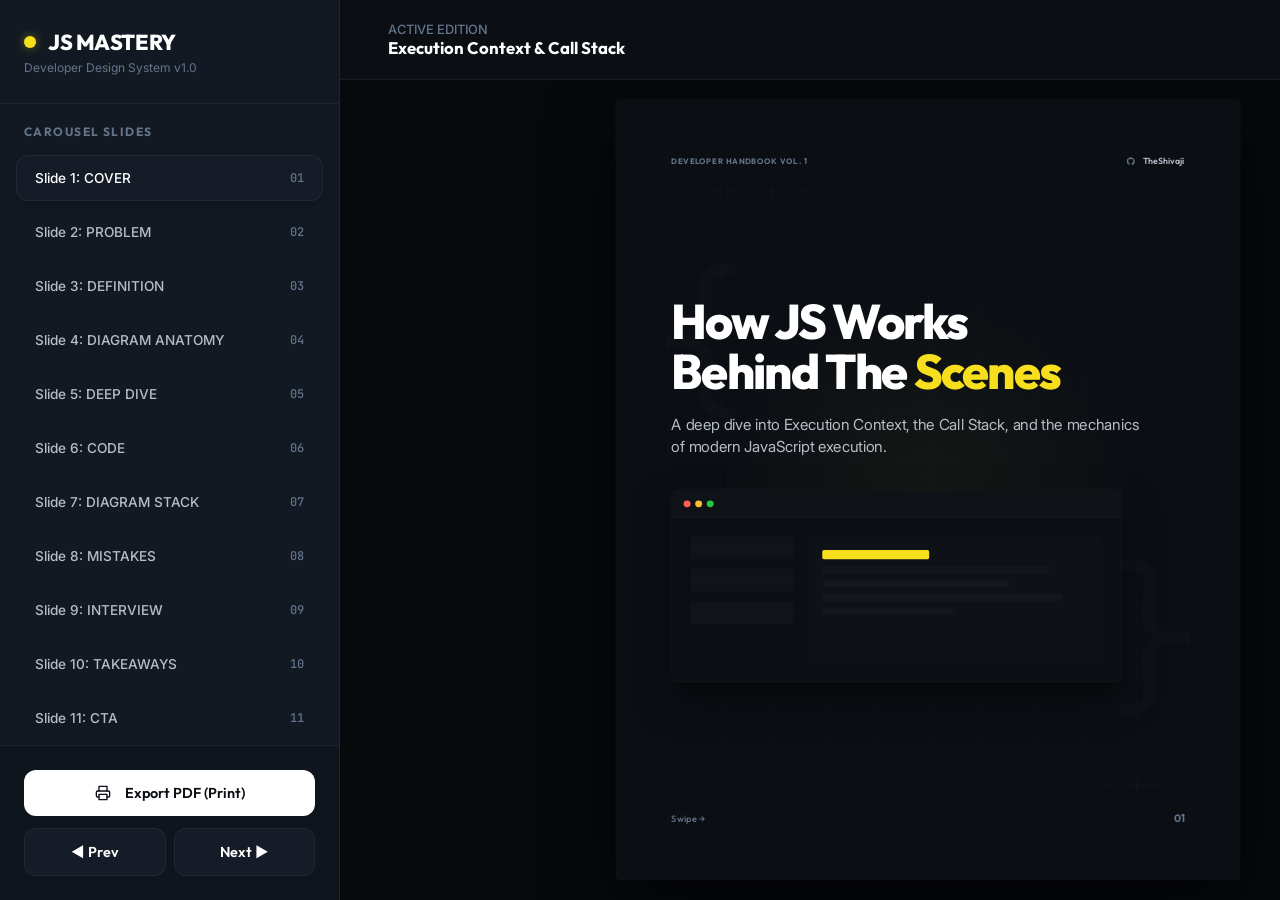
<file: carousel-generator/index.html>
<!DOCTYPE html>
<html lang="en">
<head>
  <meta charset="UTF-8">
  <meta name="viewport" content="width=device-width, initial-scale=1.0">
  <title>JS Mastery - Premium LinkedIn Carousel Builder</title>
  <link rel="stylesheet" href="theme.css?v=12">
</head>
<body>
  <!-- Annotation Arrow Defs -->
  <svg style="position: absolute; width: 0; height: 0;" aria-hidden="true">
    <defs>
      <marker id="arrow-head" viewBox="0 0 10 10" refX="5" refY="5" markerWidth="6" markerHeight="6" orient="auto-start-reverse">
        <path d="M 0 0 L 10 5 L 0 10 z" fill="#FFFFFF" />
      </marker>
      <marker id="arrow-head-yellow" viewBox="0 0 10 10" refX="5" refY="5" markerWidth="6" markerHeight="6" orient="auto-start-reverse">
        <path d="M 0 0 L 10 5 L 0 10 z" fill="var(--accent-yellow)" />
      </marker>
    </defs>
  </svg>

  <div class="app-layout">
    
    <!-- Sidebar Controls -->
    <aside class="app-sidebar no-print">
      <div class="sidebar-header">
        <div class="brand-title">
          <div class="brand-dot"></div>
          <span>JS MASTERY</span>
        </div>
        <p style="font-size: 0.75rem; color: var(--text-muted); margin-top: 4px;">Developer Design System v1.0</p>
      </div>
      
      <div class="sidebar-content">
        <h3 class="sidebar-title">Carousel Slides</h3>
        <ul class="slide-nav-list" id="slide-nav-list">
          <!-- Dynamically inserted list items -->
        </ul>
      </div>
      
      <div class="sidebar-footer">
        <button class="btn btn-primary" id="btn-print">
          <svg width="16" height="16" viewBox="0 0 24 24" fill="none" stroke="currentColor" stroke-width="2" stroke-linecap="round" stroke-linejoin="round" style="margin-right: 4px;"><path d="M6 9V2h12v7"></path><path d="M6 18H4a2 2 0 0 1-2-2v-5a2 2 0 0 1 2-2h16a2 2 0 0 1 2 2v5a2 2 0 0 1-2 2h-2"></path><rect x="6" y="14" width="12" height="8"></rect></svg>
          Export PDF (Print)
        </button>
        
        <div style="display: flex; gap: 8px; margin-top: 12px;">
          <button class="btn" id="btn-prev" style="flex: 1;" title="Previous Slide (Left Arrow)">◀ Prev</button>
          <button class="btn" id="btn-next" style="flex: 1;" title="Next Slide (Right Arrow)">Next ▶</button>
        </div>
      </div>
    </aside>
    
    <!-- Workspace Area -->
    <main class="app-workspace">
      <header class="workspace-header no-print">
        <div style="display: flex; flex-direction: column;">
          <span style="font-size: 0.8rem; color: var(--text-muted); font-weight: 500;">ACTIVE EDITION</span>
          <span style="font-family: var(--font-heading); font-size: 1.05rem; font-weight: 700; color: var(--text-primary);">Execution Context & Call Stack</span>
        </div>
        
        <div class="view-controls">
          <label class="toggle-switch">
            <input type="checkbox" class="toggle-input" id="toggle-grid">
            <span class="toggle-slider"></span>
            <span>Grid Overlay</span>
          </label>
        </div>
      </header>
      
      <!-- Interactive Preview Sandbox -->
      <div class="preview-container">
        <div class="viewport-sandbox">
          
          <!-- Slide Rendering Target -->
          <div class="slides-container" id="slides-container">
            <!-- Dynamically populated from JS -->
          </div>
          
          <!-- Layout Grid & Safe Margins Box -->
          <div class="safety-overlay" id="safety-overlay">
            <div class="grid-cols-12">
              <div class="grid-col-guide"></div>
              <div class="grid-col-guide"></div>
              <div class="grid-col-guide"></div>
              <div class="grid-col-guide"></div>
              <div class="grid-col-guide"></div>
              <div class="grid-col-guide"></div>
              <div class="grid-col-guide"></div>
              <div class="grid-col-guide"></div>
              <div class="grid-col-guide"></div>
              <div class="grid-col-guide"></div>
              <div class="grid-col-guide"></div>
              <div class="grid-col-guide"></div>
            </div>
            <div class="safety-margin-box"></div>
          </div>
          
        </div>
      </div>
    </main>
  </div>

  <!-- Print Layout Wrapper (Only Visible During Print window.print()) -->
  <div class="print-layout-wrapper" id="print-layout-wrapper">
    <!-- Duplicate or fallback slides printed here natively -->
  </div>

  <script src="slides.js?v=12"></script>
  <script src="previewer.js?v=12"></script>
</body>
</html>
</file>
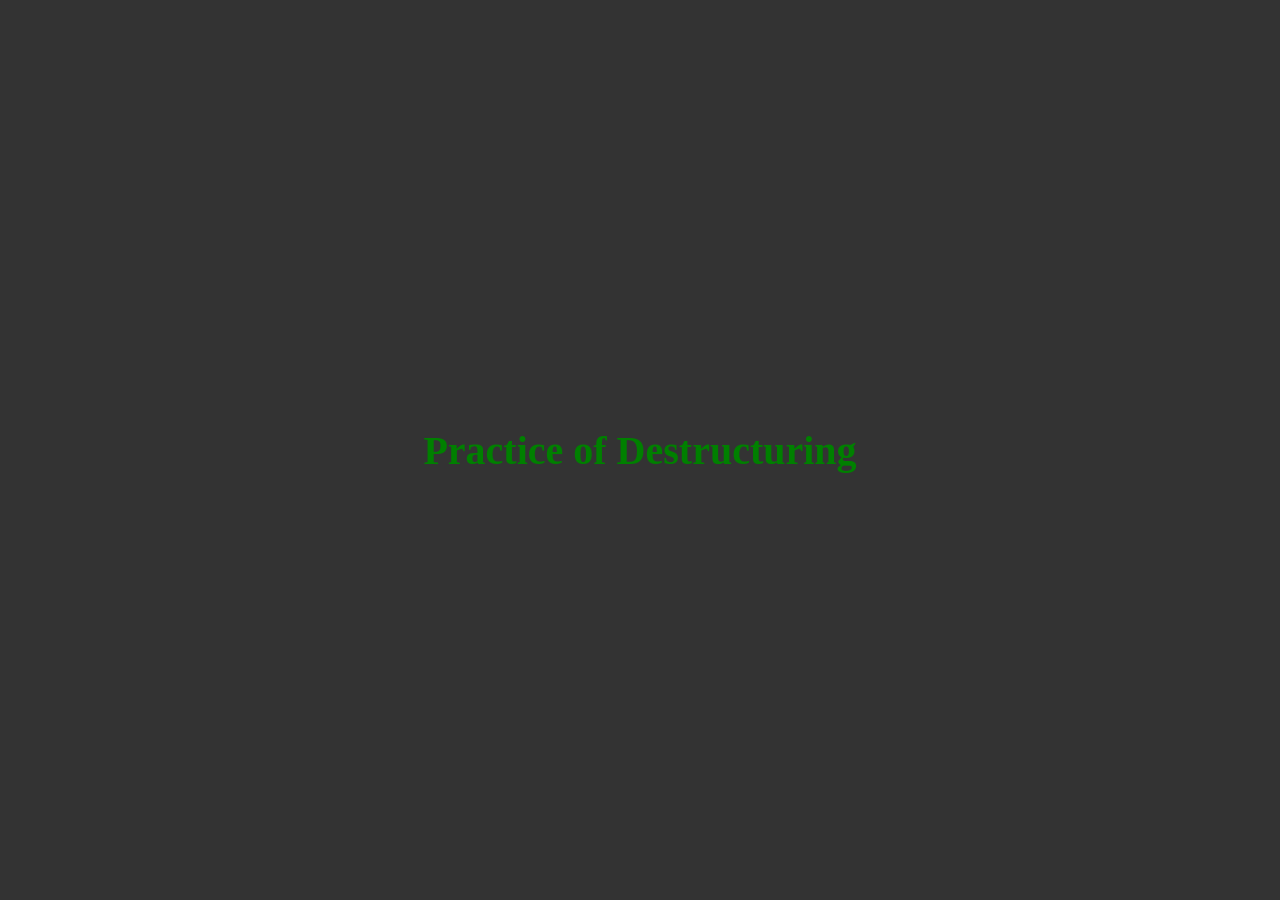
<file: Day-10-Data-Structures-Moderns-Operators-And-String/index.html>
<!DOCTYPE html>
<html lang="en">

<head>
  <meta charset="UTF-8">
  <meta name="viewport" content="width=device-width, initial-scale=1.0">
  <title>Document</title>
</head>
<style>
    body {
    display: flex;
    justify-content: center;
    align-items: center;
    min-height: 100vh;
    margin: 0;
    background-color: #333;
  }
  h1 {
    color: green;
    font-size: 2.5rem;
  }
</style>

<body>
  <h1>Practice of Destructuring</h1>
  <script src="main.js"></script>
</body>

</html>
</file>
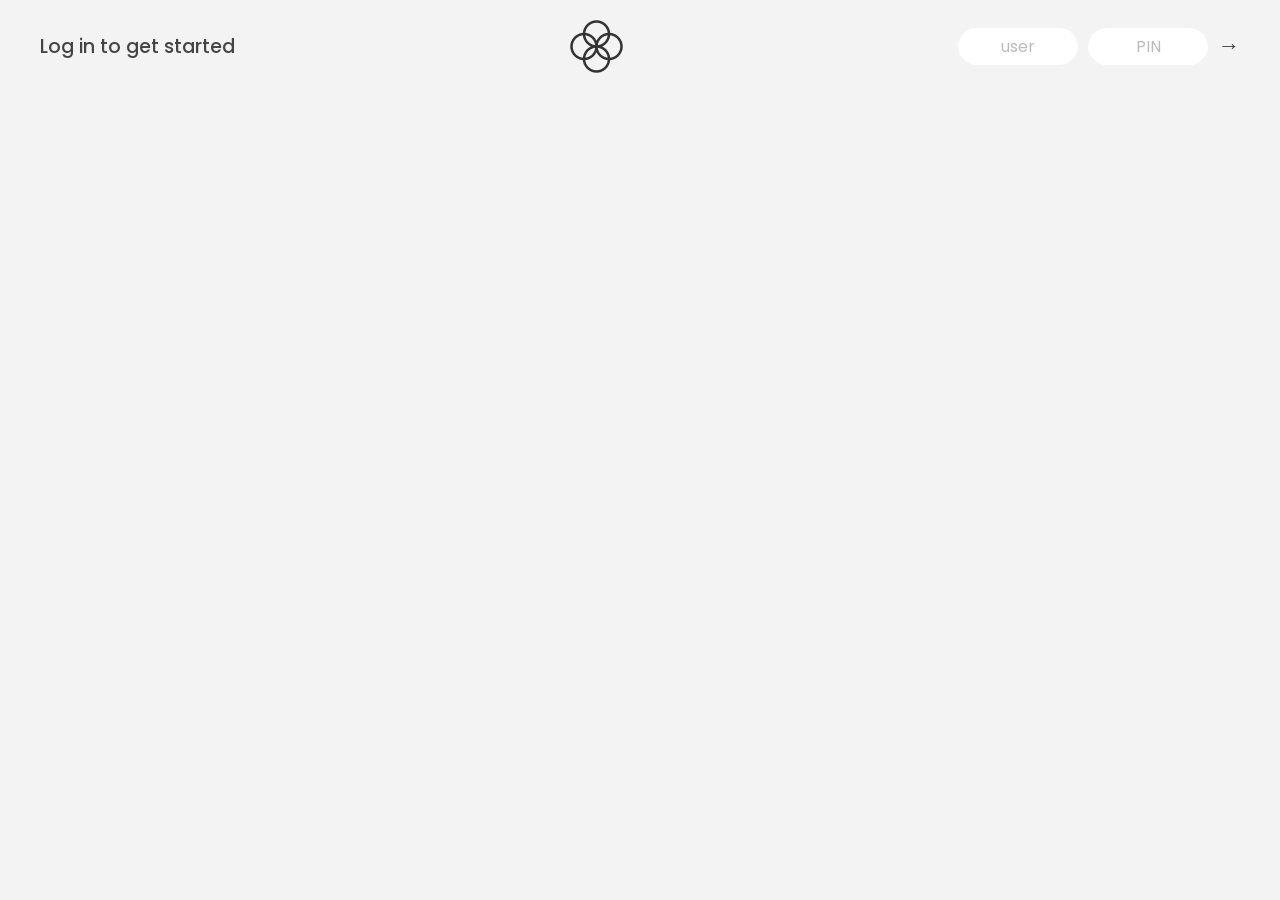
<file: Day-12-Arrays-Bankist/index.html>
<!DOCTYPE html>
<html lang="en">
  <head>
    <meta charset="UTF-8" />
    <meta name="viewport" content="width=device-width, initial-scale=1.0" />
    <meta http-equiv="X-UA-Compatible" content="ie=edge" />
    <link rel="shortcut icon" type="image/png" href="/icon.png" />

    <link
      href="https://fonts.googleapis.com/css?family=Poppins:400,500,600&display=swap"
      rel="stylesheet"
    />

    <link rel="stylesheet" href="style.css" />
    <title>Bankist</title>
  </head>
  <body>
    <!-- TOP NAVIGATION -->
    <nav>
      <p class="welcome">Log in to get started</p>
      <img src="logo.png" alt="Logo" class="logo" />
      <form class="login">
        <input
          type="text"
          placeholder="user"
          class="login__input login__input--user"
        />
        <!-- In practice, use type="password" -->
        <input
          type="text"
          placeholder="PIN"
          maxlength="4"
          class="login__input login__input--pin"
        />
        <button class="login__btn">&rarr;</button>
      </form>
    </nav>

    <main class="app">
      <!-- BALANCE -->
      <div class="balance">
        <div>
          <p class="balance__label">Current balance</p>
          <p class="balance__date">
            As of <span class="date">05/03/2037</span>
          </p>
        </div>
        <p class="balance__value">0000€</p>
      </div>

      <!-- MOVEMENTS -->
      <div class="movements">
        <div class="movements__row">
          <div class="movements__type movements__type--deposit">2 deposit</div>
          <div class="movements__date">3 days ago</div>
          <div class="movements__value">4 000€</div>
        </div>
        <div class="movements__row">
          <div class="movements__type movements__type--withdrawal">
            1 withdrawal
          </div>
          <div class="movements__date">24/01/2037</div>
          <div class="movements__value">-378€</div>
        </div>
      </div>

      <!-- SUMMARY -->
      <div class="summary">
        <p class="summary__label">In</p>
        <p class="summary__value summary__value--in">0000€</p>
        <p class="summary__label">Out</p>
        <p class="summary__value summary__value--out">0000€</p>
        <p class="summary__label">Interest</p>
        <p class="summary__value summary__value--interest">0000€</p>
        <button class="btn--sort">&downarrow; SORT</button>
      </div>

      <!-- OPERATION: TRANSFERS -->
      <div class="operation operation--transfer">
        <h2>Transfer money</h2>
        <form class="form form--transfer">
          <input type="text" class="form__input form__input--to" />
          <input type="number" class="form__input form__input--amount" />
          <button class="form__btn form__btn--transfer">&rarr;</button>
          <label class="form__label">Transfer to</label>
          <label class="form__label">Amount</label>
        </form>
      </div>

      <!-- OPERATION: LOAN -->
      <div class="operation operation--loan">
        <h2>Request loan</h2>
        <form class="form form--loan">
          <input type="number" class="form__input form__input--loan-amount" />
          <button class="form__btn form__btn--loan">&rarr;</button>
          <label class="form__label form__label--loan">Amount</label>
        </form>
      </div>

      <!-- OPERATION: CLOSE -->
      <div class="operation operation--close">
        <h2>Close account</h2>
        <form class="form form--close">
          <input type="text" class="form__input form__input--user" />
          <input
            type="password"
            maxlength="6"
            class="form__input form__input--pin"
          />
          <button class="form__btn form__btn--close">&rarr;</button>
          <label class="form__label">Confirm user</label>
          <label class="form__label">Confirm PIN</label>
        </form>
      </div>

      <!-- LOGOUT TIMER -->
      <p class="logout-timer">
        You will be logged out in <span class="timer">05:00</span>
      </p>
    </main>

    <!-- <footer>
      &copy; by Jonas Schmedtmann. Don't claim as your own :)
    </footer> -->

    <script src="script.js"></script>
  </body>
</html>
</file>
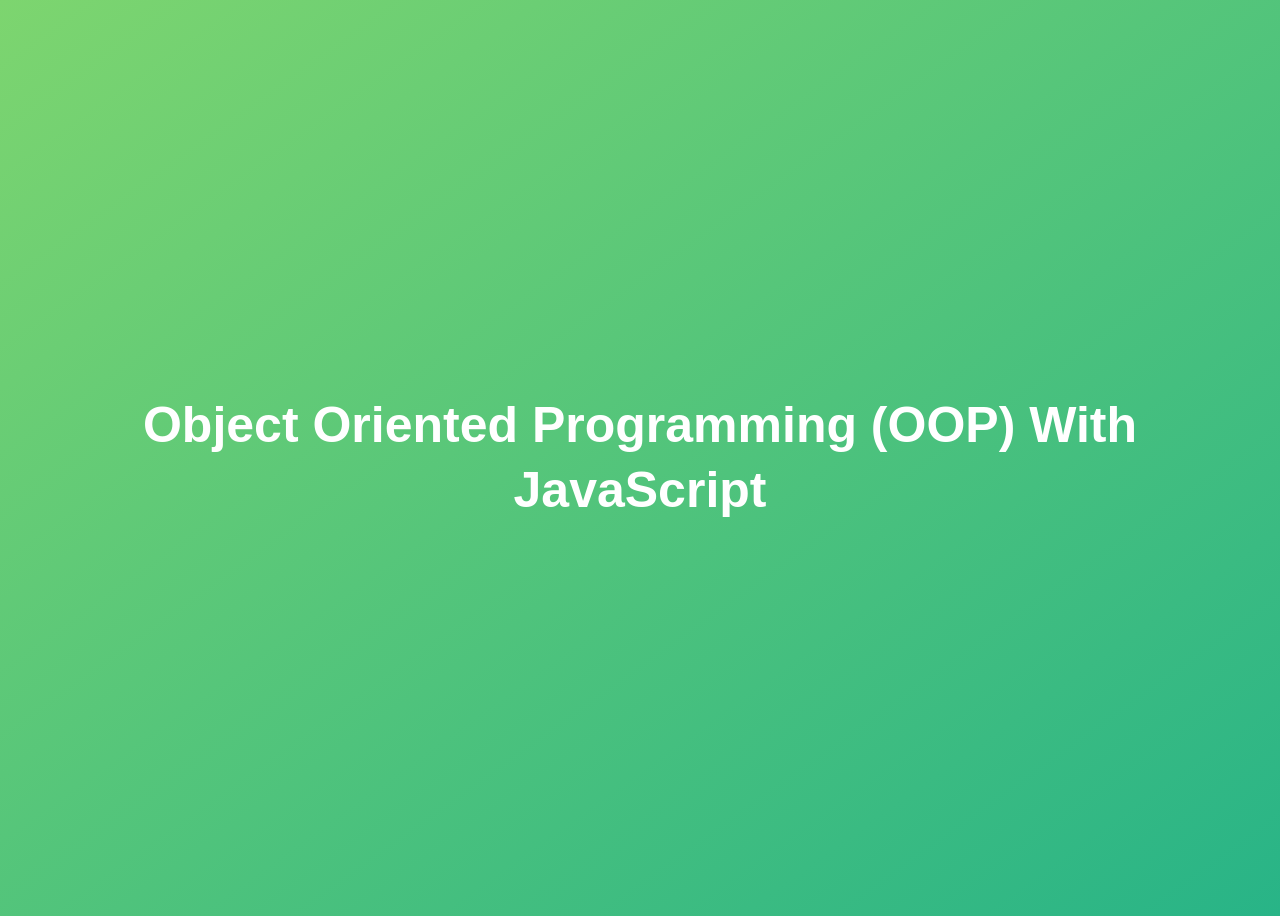
<file: Day-13-OOPs-JavaScript/index.html>
<!DOCTYPE html>
<html lang="en">

<head>
  <meta charset="UTF-8" />
  <meta name="viewport" content="width=device-width, initial-scale=1.0" />
  <meta http-equiv="X-UA-Compatible" content="ie=edge" />
  <title>Object Oriented Programming (OOP) With JavaScript</title>
  <style>
    body {
      height: 100vh;
      display: flex;
      align-items: center;
      background: linear-gradient(to top left, #28b487, #7dd56f);
    }

    h1 {
      font-family: sans-serif;
      font-size: 50px;
      line-height: 1.3;
      width: 100%;
      padding: 30px;
      text-align: center;
      color: white;
    }
  </style>
  <script defer src="script.js"></script>
</head>

<body>
  <h1>Object Oriented Programming (OOP) With JavaScript</h1>
</body>

</html>
</file>
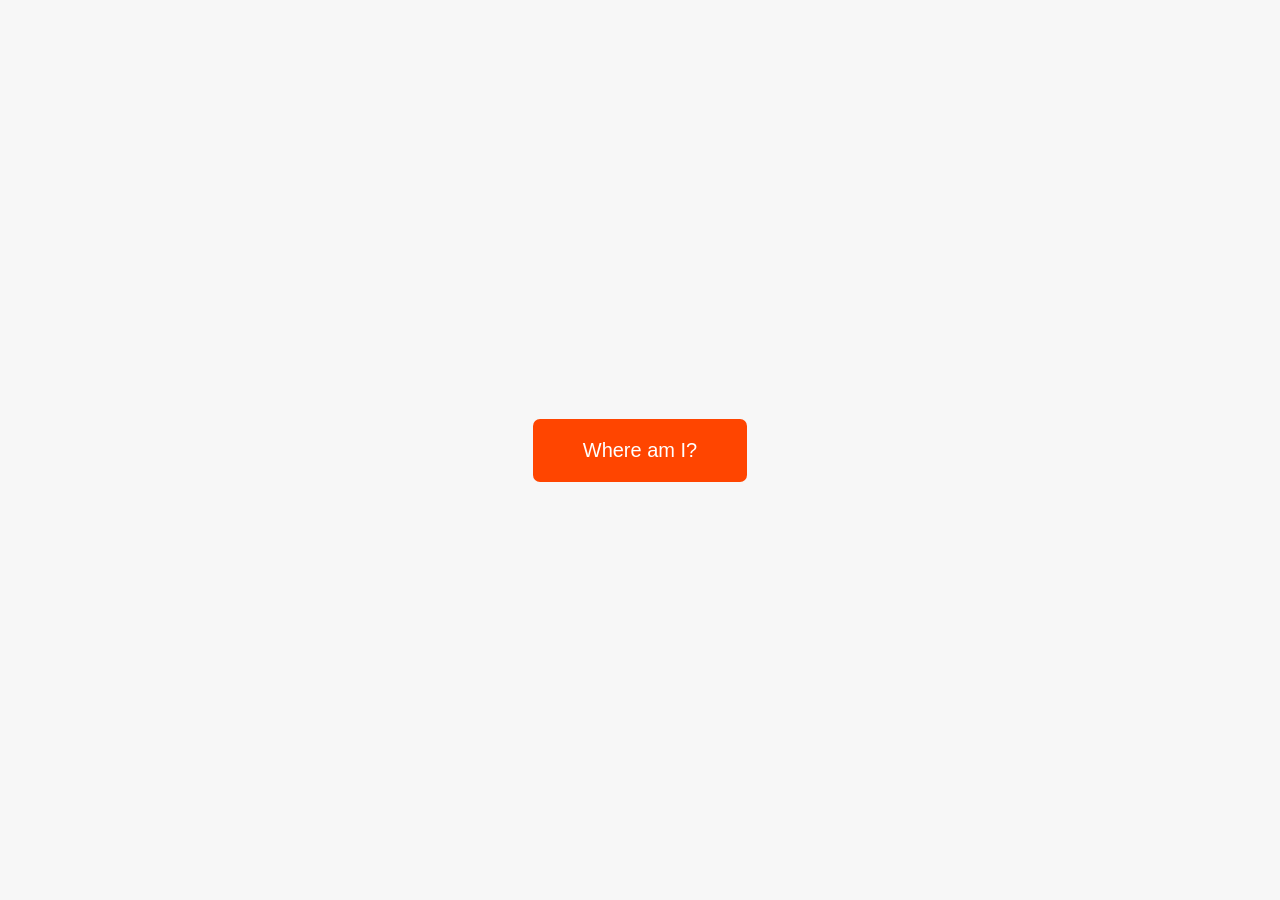
<file: Day-14-Asynchronous/index.html>
<!DOCTYPE html>
<html lang="en">
  <head>
    <meta charset="UTF-8" />
    <meta name="viewport" content="width=device-width, initial-scale=1.0" />
    <meta http-equiv="X-UA-Compatible" content="ie=edge" />
    <link rel="stylesheet" href="style.css" />
    <script defer src="script.js"></script>
    <title>Asynchronous JavaScript</title>
  </head>
  <body>
    <main class="container">
      <div class="countries">
        <!--
        <article class="country">
          <img class="country__img" src="" />
          <div class="country__data">
            <h3 class="country__name">COUNTRY</h3>
            <h4 class="country__region">REGION</h4>
            <p class="country__row"><span>👫</span>POP people</p>
            <p class="country__row"><span>🗣️</span>LANG</p>
            <p class="country__row"><span>💰</span>CUR</p>
          </div>
        </article>
        -->
      </div>
      <button class="btn-country">Where am I?</button>
      <div class="images"></div>
    </main>
  </body>
</html>
</file>
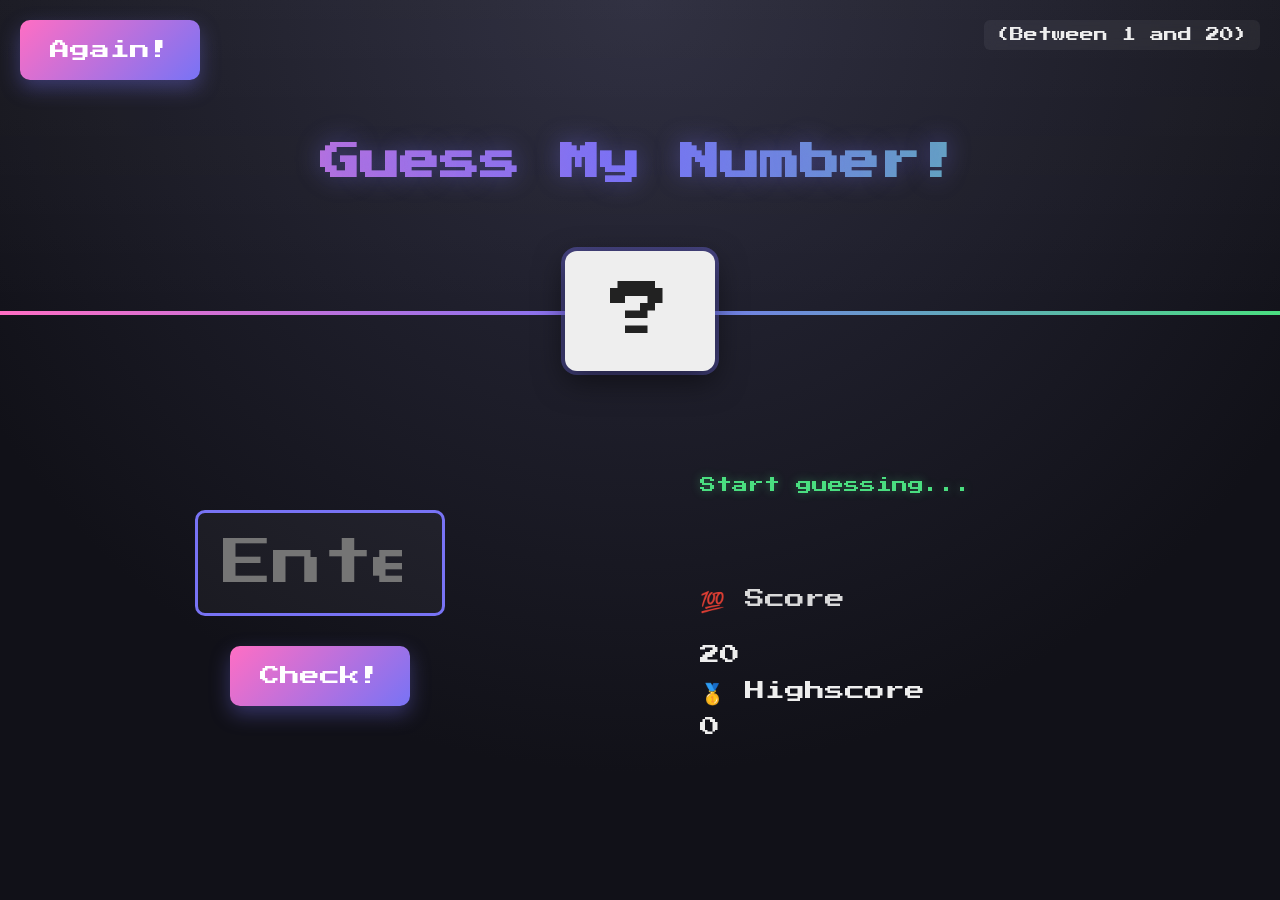
<file: Day-9-DOM-Basics-Project/index.html>
<!DOCTYPE html>
<html lang="en">
<head>
  <meta charset="UTF-8" />
  <meta name="viewport" content="width=device-width, initial-scale=1.0" />
  <meta http-equiv="X-UA-Compatible" content="ie=edge" />
  <link rel="stylesheet" href="style.css" />
  <title>Guess My Number!</title>
</head>

<body>
  <div class="app">
    <header>
      <h1>Guess My Number!</h1>
      <p class="between">(Between 1 and 20)</p>
      <button class="btn again">Again!</button>
      <div class="number">?</div>
    </header>
    <main>
      <section class="left">
        <input type="number" class="guess" min="1" max="20" placeholder="Enter guess" />
        <button class="btn check">Check!</button>
      </section>
      <section class="right">
        <div class="status-card">
          <p class="message">Start guessing...</p>
        </div>
        <div class="stats">
          <div class="stat-card">
            <p class="label-score">💯 Score</p>
            <span class="score">20</span>
          </div>
          <div class="stat-card">
            <p class="label-highscore">🥇 Highscore</p>
            <span class="highscore">0</span>
          </div>
        </div>
      </section>
    </main>
  </div>
  <script src="script.js"></script>
</body>

</html>
</file>
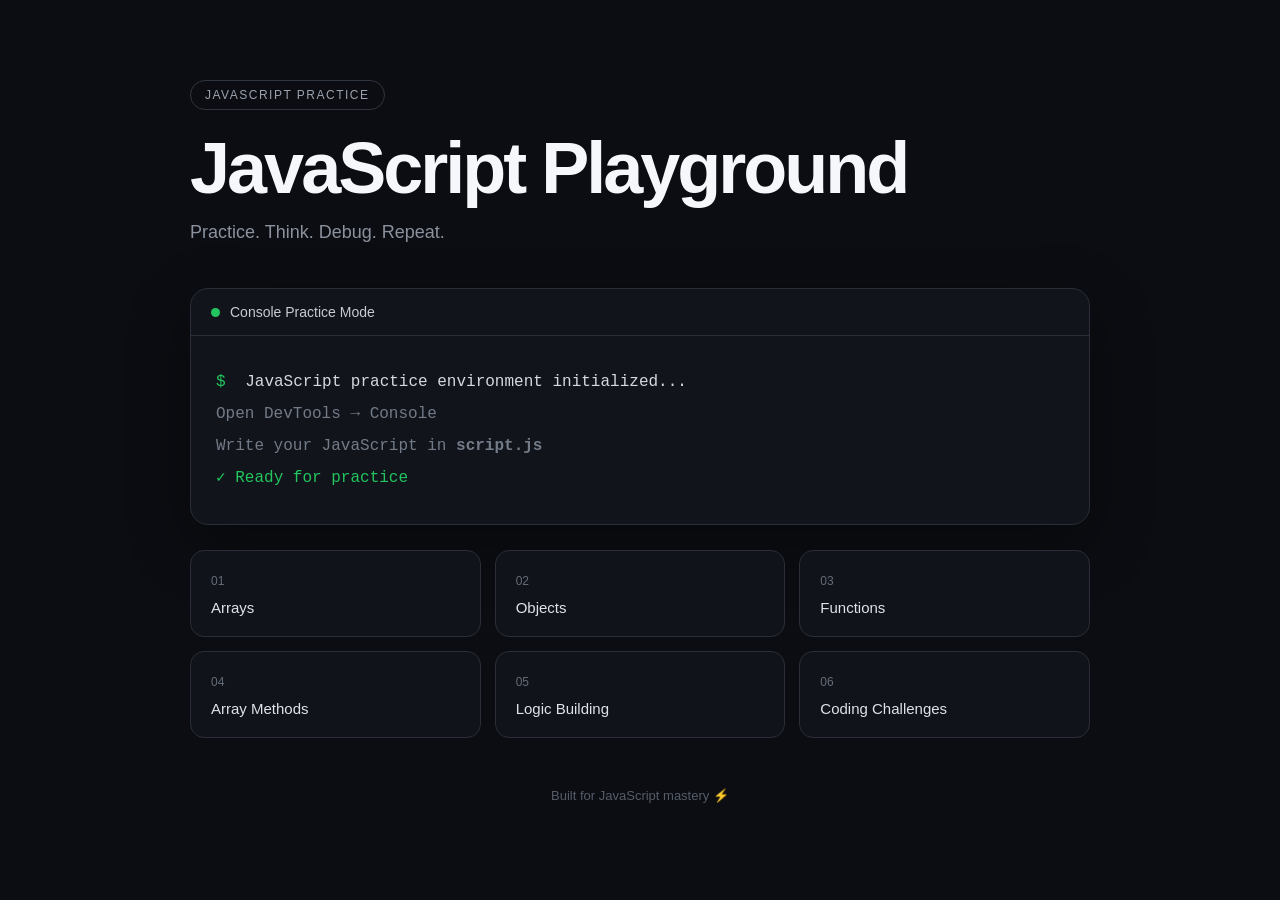
<file: javascript-practice/index.html>
<!DOCTYPE html>
<html lang="en">
<head>
  <meta charset="UTF-8" />
  <meta name="viewport" content="width=device-width, initial-scale=1.0" />

  <title>JavaScript Practice</title>

  <link rel="stylesheet" href="style.css" />
</head>

<body>

  <main class="container">

    <div class="badge">
      JAVASCRIPT PRACTICE
    </div>

    <h1>JavaScript Playground</h1>

    <p class="subtitle">
      Practice. Think. Debug. Repeat.
    </p>

    <section class="card">

      <div class="card-header">
        <span class="dot"></span>
        <span>Console Practice Mode</span>
      </div>

      <div class="terminal">
        <p class="line">
          <span class="symbol">$</span>
          JavaScript practice environment initialized...
        </p>

        <p class="line muted">
          Open DevTools → Console
        </p>

        <p class="line muted">
          Write your JavaScript in <strong>script.js</strong>
        </p>

        <p class="line success">
          ✓ Ready for practice
        </p>
      </div>

    </section>

    <div class="topics">

      <div class="topic">
        <span>01</span>
        <p>Arrays</p>
      </div>

      <div class="topic">
        <span>02</span>
        <p>Objects</p>
      </div>

      <div class="topic">
        <span>03</span>
        <p>Functions</p>
      </div>

      <div class="topic">
        <span>04</span>
        <p>Array Methods</p>
      </div>

      <div class="topic">
        <span>05</span>
        <p>Logic Building</p>
      </div>

      <div class="topic">
        <span>06</span>
        <p>Coding Challenges</p>
      </div>

    </div>

    <footer>
      <p>Built for JavaScript mastery ⚡</p>
    </footer>

  </main>

  <script src="script.js"></script>

</body>
</html>
</file>
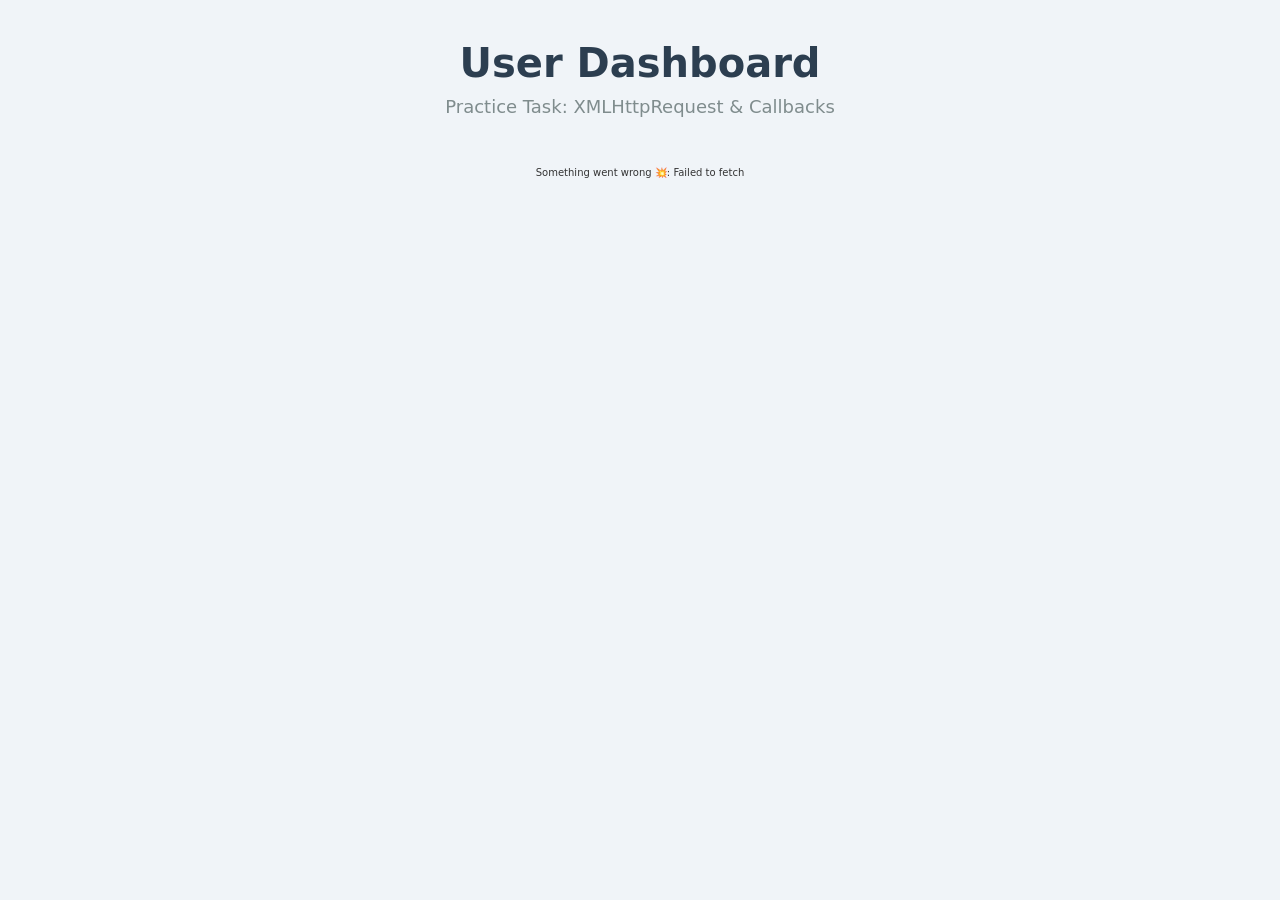
<file: Practice-Async-Users/index.html>
<!DOCTYPE html>
<html lang="en">
  <head>
    <meta charset="UTF-8" />
    <meta name="viewport" content="width=device-width, initial-scale=1.0" />
    <title>Practice: Async Users & Posts</title>
    <link rel="stylesheet" href="style.css" />
    <script defer src="script.js"></script>
  </head>
  <body>
    <header class="header">
      <h1>User Dashboard</h1>
      <p>Practice Task: XMLHttpRequest & Callbacks</p>
    </header>
    
    <main class="container">
      <div class="users-container">
        <!-- Cards will be inserted here by JavaScript -->
        
        <!-- Example of how the HTML should look once generated:
        <article class="user-card">
          <div class="user-info">
            <h2>Leanne Graham</h2>
            <p>📧 Sincere@april.biz</p>
            <p>🏢 Romaguera-Crona</p>
          </div>
          <div class="user-posts">
            <h3>Recent Posts:</h3>
            <ul>
              <li>sunt aut facere repellat provident occaecati</li>
              <li>qui est esse</li>
            </ul>
          </div>
        </article>
        -->
      </div>
    </main>
  </body>
</html>
</file>
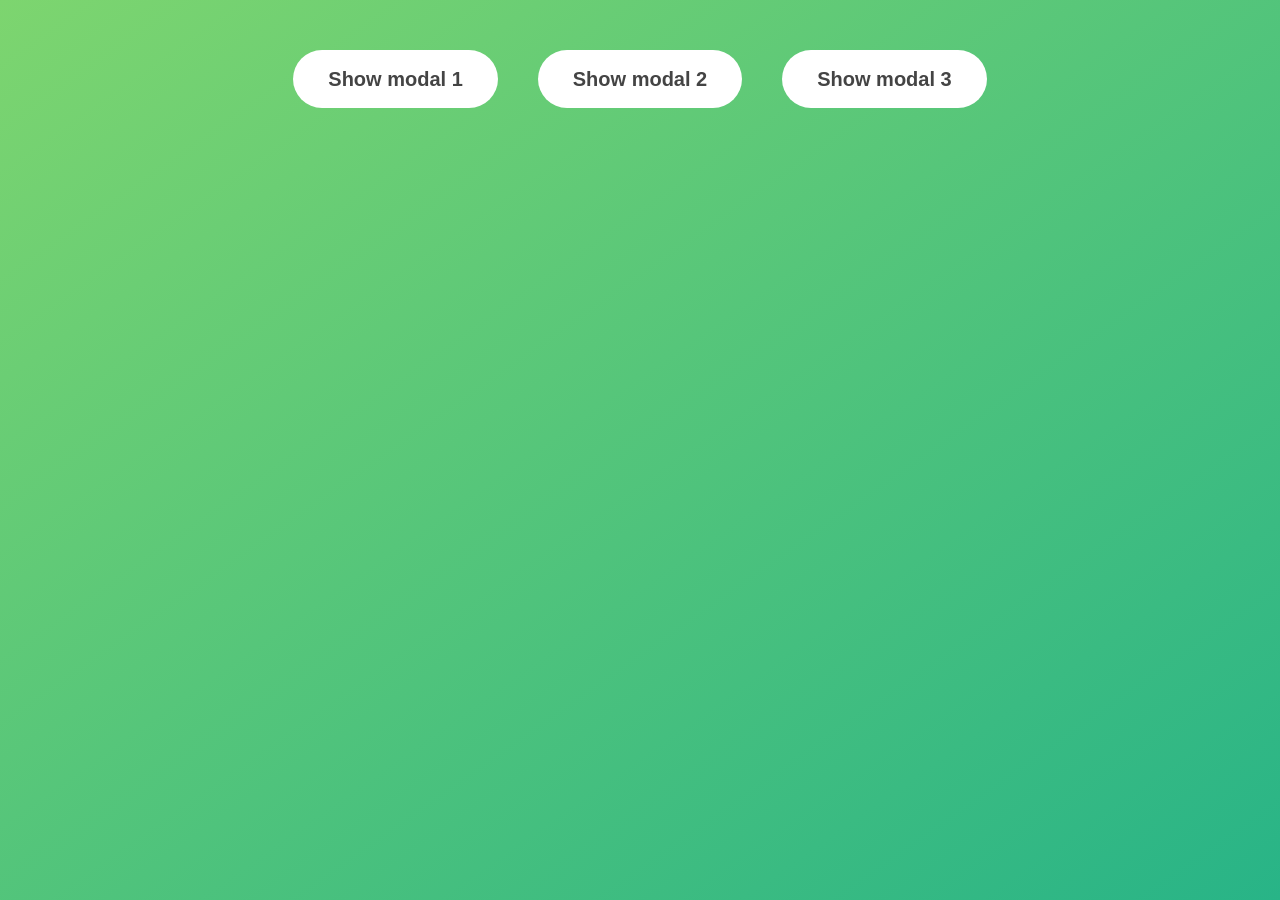
<file: Day-9-DOM-Basics-Project/Project-02/index.html>
<!DOCTYPE html>
<html lang="en">
  <head>
    <meta charset="UTF-8" />
    <meta name="viewport" content="width=device-width, initial-scale=1.0" />
    <meta http-equiv="X-UA-Compatible" content="ie=edge" />
    <link rel="stylesheet" href="style.css" />
    <title>Modal window</title>
  </head>
  <body>
    <button class="show-modal">Show modal 1</button>
    <button class="show-modal">Show modal 2</button>
    <button class="show-modal">Show modal 3</button>

    <div class="modal hidden">
      <button class="close-modal">&times;</button>
      <h1>I'm a modal window 😍</h1>
      <p>
        Lorem ipsum dolor sit amet, consectetur adipisicing elit, sed do eiusmod
        tempor incididunt ut labore et dolore magna aliqua. Ut enim ad minim
        veniam, quis nostrud exercitation ullamco laboris nisi ut aliquip ex ea
        commodo consequat. Duis aute irure dolor in reprehenderit in voluptate
        velit esse cillum dolore eu fugiat nulla pariatur. Excepteur sint
        occaecat cupidatat non proident, sunt in culpa qui officia deserunt
        mollit anim id est laborum.
      </p>
    </div>
    <div class="overlay hidden"></div>

    <script src="script.js"></script>
    
  </body>
</html>
</file>
<file: carousel-generator/theme.css>
/* ==========================================================================
   JS MASTERY CORE - CAROUSEL DESIGN SYSTEM (theme.css)
   ========================================================================== */

@import url('https://fonts.googleapis.com/css2?family=Architects+Daughter&family=JetBrains+Mono:wght@400;500;600&family=Inter:wght@400;500;600;700&family=Outfit:wght@500;600;700;800;900&display=swap');

/* Core Custom Properties */
:root {
  /* Premium Dark Theme Palette */
  --bg-primary: #0B0F14;
  --bg-surface: #131922;
  --bg-card: #161C27;
  --bg-code: #0B0F14;
  
  --text-primary: #FFFFFF;
  --text-secondary: #B7BDC8;
  --text-muted: #64748B;
  --border-color: rgba(255, 255, 255, 0.05);
  --border-glow: rgba(255, 255, 255, 0.08);

  /* Precise Brand Accents */
  --accent-yellow: #F7DF1E;
  --accent-cyan: #22D3EE;
  --accent-blue: #3B82F6;
  --accent-emerald: #22C55E;
  --accent-orange: #F59E0B;
  --accent-red: #EF4444;

  /* Editorial Typography */
  --font-heading: 'Outfit', 'Inter', sans-serif;
  --font-body: 'Inter', sans-serif;
  --font-code: 'JetBrains Mono', monospace;

  /* Rigid Spacing Rules */
  --slide-width: 1080px;
  --slide-height: 1350px;
  --slide-padding: 96px;
  --border-radius-lg: 20px;
  --border-radius-md: 12px;
  --border-radius-sm: 8px;

  --transition-smooth: all 0.3s cubic-bezier(0.16, 1, 0.3, 1);
}

/* Reset & Layout Base */
* {
  box-sizing: border-box;
  margin: 0;
  padding: 0;
}

body {
  background-color: #05070a;
  color: var(--text-primary);
  font-family: var(--font-body);
  -webkit-font-smoothing: antialiased;
  -moz-osx-font-smoothing: grayscale;
  overflow: hidden;
}

/* App Shell (Dashboard Engine) */
.app-layout {
  display: flex;
  height: 100vh;
  width: 100vw;
  background-color: #07090d;
}

.app-sidebar {
  width: 340px;
  background-color: var(--bg-surface);
  border-right: 1px solid var(--border-color);
  display: flex;
  flex-direction: column;
  height: 100%;
  flex-shrink: 0;
  z-index: 10;
}

.sidebar-header {
  padding: 28px 24px;
  border-bottom: 1px solid var(--border-color);
}

.brand-title {
  font-family: var(--font-heading);
  font-size: 1.35rem;
  font-weight: 800;
  color: var(--text-primary);
  display: flex;
  align-items: center;
  gap: 12px;
  letter-spacing: -0.02em;
}

.brand-dot {
  width: 12px;
  height: 12px;
  border-radius: 50%;
  background-color: var(--accent-yellow);
  box-shadow: 0 0 10px rgba(247, 223, 30, 0.4);
}

.sidebar-content {
  flex: 1;
  overflow-y: auto;
  padding: 20px 16px;
}

.sidebar-title {
  font-family: var(--font-heading);
  font-size: 0.75rem;
  text-transform: uppercase;
  letter-spacing: 0.12em;
  color: var(--text-muted);
  margin-bottom: 16px;
  padding-left: 8px;
}

.slide-nav-list {
  list-style: none;
}

.slide-nav-item {
  padding: 14px 18px;
  border-radius: var(--border-radius-md);
  cursor: pointer;
  margin-bottom: 8px;
  display: flex;
  align-items: center;
  justify-content: space-between;
  transition: var(--transition-smooth);
  font-weight: 500;
  font-size: 0.85rem;
  color: var(--text-secondary);
  border: 1px solid transparent;
}

.slide-nav-item:hover {
  background-color: rgba(255, 255, 255, 0.02);
  color: var(--text-primary);
}

.slide-nav-item.active {
  background-color: var(--bg-card);
  color: var(--text-primary);
  border-color: var(--border-color);
  box-shadow: 0 4px 12px rgba(0, 0, 0, 0.2);
}

.slide-nav-num {
  font-family: var(--font-code);
  font-size: 0.75rem;
  color: var(--text-muted);
}

.sidebar-footer {
  padding: 24px;
  border-top: 1px solid var(--border-color);
  background-color: rgba(11, 15, 20, 0.4);
}

/* Dashboard Control Buttons */
.btn {
  display: flex;
  align-items: center;
  justify-content: center;
  gap: 10px;
  width: 100%;
  padding: 14px 20px;
  border-radius: var(--border-radius-md);
  border: 1px solid var(--border-color);
  background-color: var(--bg-card);
  color: var(--text-primary);
  font-weight: 600;
  font-size: 0.9rem;
  cursor: pointer;
  transition: var(--transition-smooth);
  font-family: var(--font-heading);
}

.btn:hover {
  background-color: rgba(255, 255, 255, 0.04);
  border-color: rgba(255, 255, 255, 0.12);
}

.btn-primary {
  background-color: var(--text-primary);
  color: var(--bg-primary);
  border: none;
  margin-bottom: 12px;
}

.btn-primary:hover {
  background-color: #f1f5f9;
}

/* App Workspace Canvas */
.app-workspace {
  flex: 1;
  display: flex;
  flex-direction: column;
  height: 100%;
  position: relative;
  background-color: #07090d;
}

.workspace-header {
  height: 80px;
  border-bottom: 1px solid var(--border-color);
  display: flex;
  align-items: center;
  justify-content: space-between;
  padding: 0 48px;
  background-color: var(--bg-primary);
}

.view-controls {
  display: flex;
  gap: 16px;
}

.toggle-switch {
  display: flex;
  align-items: center;
  gap: 10px;
  font-size: 0.85rem;
  color: var(--text-secondary);
  cursor: pointer;
}

.toggle-input {
  display: none;
}

.toggle-slider {
  width: 40px;
  height: 22px;
  background-color: var(--bg-card);
  border: 1px solid var(--border-color);
  border-radius: 12px;
  position: relative;
  transition: var(--transition-smooth);
}

.toggle-slider::after {
  content: '';
  position: absolute;
  width: 16px;
  height: 16px;
  border-radius: 50%;
  background-color: var(--text-muted);
  top: 2px;
  left: 2px;
  transition: var(--transition-smooth);
}

.toggle-input:checked + .toggle-slider {
  background-color: var(--accent-yellow);
}

.toggle-input:checked + .toggle-slider::after {
  left: 20px;
  background-color: var(--bg-primary);
}

.preview-container {
  flex: 1;
  overflow: auto;
  display: flex;
  align-items: center;
  justify-content: center;
  padding: 48px;
  position: relative;
}

/* Strict 1080x1350px Viewport Sandbox */
.viewport-sandbox {
  width: var(--slide-width);
  height: var(--slide-height);
  transform-origin: center center;
  box-shadow: 0 40px 120px rgba(0, 0, 0, 0.8), 0 0 0 1px var(--border-color);
  border-radius: 8px;
  background-color: var(--bg-primary);
  position: relative;
  overflow: hidden;
}

/* ==========================================================================
   CAROUSEL PAGES & SYSTEM LAYOUTS
   ========================================================================== */
.slides-container {
  width: 100%;
  height: 100%;
}

.slide-page {
  width: var(--slide-width);
  height: var(--slide-height);
  background-color: var(--bg-primary);
  padding: var(--slide-padding);
  position: absolute;
  top: 0;
  left: 0;
  display: none;
  flex-direction: column;
  justify-content: space-between;
  overflow: hidden;
  box-sizing: border-box;
  
  /* Modern clean vertical stripe grid overlay */
  background-image: 
    linear-gradient(to right, rgba(255, 255, 255, 0.012) 1px, transparent 1px);
  background-size: 90px 100%;
}

.slide-page.active-slide {
  display: flex;
}

/* Background Spotlight Glows for Depth */
.slide-page::before {
  content: '';
  position: absolute;
  top: 50%;
  left: 50%;
  transform: translate(-50%, -50%);
  width: 800px;
  height: 800px;
  background: radial-gradient(circle, rgba(59, 130, 246, 0.035) 0%, transparent 65%);
  pointer-events: none;
  z-index: 1;
}

#slide-1::before { background: radial-gradient(circle, rgba(247, 223, 30, 0.04) 0%, transparent 65%) !important; }
#slide-2::before { background: radial-gradient(circle, rgba(239, 68, 68, 0.02) 0%, transparent 65%) !important; }
#slide-4::before { background: radial-gradient(circle, rgba(34, 211, 238, 0.04) 0%, transparent 65%) !important; }
#slide-7::before { background: radial-gradient(circle, rgba(59, 130, 246, 0.04) 0%, transparent 65%) !important; }
#slide-8::before { background: radial-gradient(circle, rgba(239, 68, 68, 0.025) 0%, transparent 65%) !important; }
#slide-11::before { background: radial-gradient(circle, rgba(255, 255, 255, 0.045) 0%, transparent 60%) !important; }

/* Safety Grid Guide Overlay */
.safety-overlay {
  position: absolute;
  top: 0;
  left: 0;
  width: 100%;
  height: 100%;
  pointer-events: none;
  z-index: 999;
  display: none;
}

.safety-overlay.visible {
  display: block;
}

.grid-cols-12 {
  display: grid;
  grid-template-columns: repeat(12, 1fr);
  gap: 24px;
  height: 100%;
  width: 100%;
  padding: var(--slide-padding);
  position: absolute;
  top: 0;
  left: 0;
}

.grid-col-guide {
  background-color: rgba(34, 211, 238, 0.015);
  border-left: 1px dashed rgba(34, 211, 238, 0.08);
  border-right: 1px dashed rgba(34, 211, 238, 0.08);
  height: 100%;
}

.safety-margin-box {
  position: absolute;
  top: 80px;
  left: 80px;
  right: 80px;
  bottom: 80px;
  border: 1px dashed rgba(239, 68, 68, 0.25);
}

.safety-margin-box::before {
  content: 'SAFE AREA BOUND';
  position: absolute;
  top: -16px;
  left: 0;
  font-family: var(--font-code);
  font-size: 10px;
  color: var(--accent-red);
  letter-spacing: 0.12em;
}

/* Page Header & Watermarks */
.slide-header {
  display: flex;
  justify-content: space-between;
  align-items: center;
  z-index: 5;
}

.series-badge {
  font-size: 0.85rem;
  font-weight: 700;
  color: var(--text-muted);
  font-family: var(--font-heading);
  letter-spacing: 0.08em;
  text-transform: uppercase;
}

.brand-header {
  font-family: var(--font-heading);
  font-size: 0.95rem;
  color: var(--text-secondary);
  font-weight: 600;
  letter-spacing: -0.01em;
  display: flex;
  align-items: center;
  gap: 8px;
}

.brand-header svg {
  color: var(--text-muted);
}

/* Page Footer & Slide Numerators */
.slide-footer {
  display: flex;
  justify-content: space-between;
  align-items: center;
  z-index: 5;
}

.brand-watermark {
  font-family: var(--font-heading);
  font-size: 0.9rem;
  font-weight: 500;
  color: var(--text-muted);
  letter-spacing: 0.02em;
}

.brand-watermark span {
  color: var(--text-secondary);
  font-weight: 600;
}

.slide-number {
  font-family: var(--font-heading);
  font-size: 1.15rem;
  font-weight: 700;
  color: var(--text-muted);
  letter-spacing: -0.02em;
}

/* Content Compartment */
.slide-main {
  flex: 1;
  display: flex;
  flex-direction: column;
  justify-content: center;
  position: relative;
  z-index: 2;
}

/* ==========================================================================
   EDITORIAL TYPOGRAPHY HIERARCHY
   ========================================================================== */
.hero-title {
  font-family: var(--font-heading);
  font-size: 5.25rem;
  line-height: 1.05;
  font-weight: 800;
  color: var(--text-primary);
  margin-bottom: 28px;
  letter-spacing: -0.04em;
  max-width: 900px;
}

.hero-title span.highlight {
  color: var(--accent-yellow);
}

.subtitle {
  font-family: var(--font-body);
  font-size: 1.65rem;
  line-height: 1.45;
  color: var(--text-secondary);
  font-weight: 400;
  margin-bottom: 48px;
  max-width: 820px;
  letter-spacing: -0.01em;
}

.section-heading {
  font-family: var(--font-heading);
  font-size: 3.5rem;
  font-weight: 800;
  line-height: 1.15;
  color: var(--text-primary);
  margin-bottom: 32px;
  letter-spacing: -0.03em;
}

.section-heading span.accent {
  color: var(--accent-yellow);
}

.body-text {
  font-family: var(--font-body);
  font-size: 1.25rem;
  line-height: 1.65;
  color: var(--text-secondary);
  margin-bottom: 32px;
  max-width: 860px;
}

/* ==========================================================================
   PRODUCT DESIGN SYSTEM COMPONENTS
   ========================================================================== */

/* Premium Card Blocks */
.card {
  background-color: var(--bg-card);
  border: 1px solid var(--border-color);
  border-radius: var(--border-radius-lg);
  padding: 36px;
  margin-bottom: 32px;
  box-shadow: 0 20px 50px rgba(0, 0, 0, 0.25);
  position: relative;
  overflow: hidden;
}

/* Icon Circles (Page 3 Reference Design) */
.icon-circle {
  width: 52px;
  height: 52px;
  border-radius: 50%;
  display: flex;
  align-items: center;
  justify-content: center;
  font-size: 1.25rem;
  border: 1px solid rgba(255, 255, 255, 0.05);
  background-color: rgba(255, 255, 255, 0.015);
  margin-bottom: 24px;
}

.icon-circle.red-circle {
  background-color: rgba(239, 68, 68, 0.04);
  border-color: rgba(239, 68, 68, 0.15);
  color: var(--accent-red);
}

.icon-circle.green-circle {
  background-color: rgba(34, 197, 94, 0.04);
  border-color: rgba(34, 197, 94, 0.15);
  color: var(--accent-emerald);
}

.icon-circle.yellow-circle {
  background-color: rgba(247, 223, 30, 0.04);
  border-color: rgba(247, 223, 30, 0.15);
  color: var(--accent-yellow);
}

/* Definition Cards */
.definition-card {
  border-left: 4px solid var(--accent-yellow);
}

.definition-title {
  font-family: var(--font-heading);
  font-size: 1.45rem;
  font-weight: 700;
  color: var(--text-primary);
  margin-bottom: 16px;
  display: flex;
  align-items: center;
  gap: 12px;
  letter-spacing: -0.02em;
}

.definition-title-icon {
  color: var(--accent-yellow);
  font-family: var(--font-code);
  font-size: 1.2rem;
}

.definition-body {
  font-family: var(--font-body);
  font-size: 1.15rem;
  line-height: 1.6;
  color: var(--text-secondary);
}

/* Clean Concepts Grid */
.concept-card-grid {
  display: grid;
  grid-template-columns: 1fr 1fr;
  gap: 32px;
  margin-bottom: 32px;
}

.concept-card {
  background-color: var(--bg-card);
  border: 1px solid var(--border-color);
  border-radius: var(--border-radius-lg);
  padding: 36px;
  display: flex;
  flex-direction: column;
}

.concept-card-title {
  font-family: var(--font-heading);
  font-size: 1.35rem;
  font-weight: 700;
  color: var(--text-primary);
  margin-bottom: 16px;
  display: flex;
  align-items: center;
  gap: 10px;
  letter-spacing: -0.02em;
}

.concept-card-body {
  font-family: var(--font-body);
  font-size: 1.05rem;
  line-height: 1.55;
  color: var(--text-secondary);
}

/* Tip & Remember Panels */
.remember-box {
  background-color: rgba(59, 130, 246, 0.02);
  border: 1px solid rgba(59, 130, 246, 0.12);
  border-left: 4px solid var(--accent-blue);
  border-radius: var(--border-radius-md);
  padding: 24px 28px;
  margin-top: 16px;
}

.remember-title {
  font-family: var(--font-heading);
  font-weight: 700;
  font-size: 1.15rem;
  color: var(--accent-blue);
  margin-bottom: 8px;
  display: flex;
  align-items: center;
  gap: 10px;
  letter-spacing: -0.01em;
}

.remember-body {
  font-family: var(--font-body);
  font-size: 1.05rem;
  line-height: 1.55;
  color: var(--text-secondary);
}

/* Interview Highlight Panel */
.interview-tip {
  background-color: rgba(34, 197, 94, 0.01);
  border: 1px solid rgba(34, 197, 94, 0.1);
  border-left: 4px solid var(--accent-emerald);
  border-radius: var(--border-radius-md);
  padding: 32px;
}

.interview-title {
  font-family: var(--font-heading);
  font-weight: 700;
  font-size: 1.15rem;
  color: var(--accent-emerald);
  margin-bottom: 12px;
  display: flex;
  align-items: center;
  gap: 10px;
  letter-spacing: -0.01em;
}

.interview-body {
  font-family: var(--font-body);
  font-size: 1.05rem;
  line-height: 1.6;
  color: var(--text-secondary);
}

/* Warning Callout */
.warning-card {
  background-color: rgba(239, 68, 68, 0.01);
  border: 1px solid rgba(239, 68, 68, 0.1);
  border-left: 4px solid var(--accent-red);
  border-radius: var(--border-radius-md);
  padding: 24px 28px;
}

.warning-title {
  font-family: var(--font-heading);
  font-weight: 700;
  font-size: 1.15rem;
  color: var(--accent-red);
  margin-bottom: 8px;
  display: flex;
  align-items: center;
  gap: 10px;
  letter-spacing: -0.01em;
}

.warning-body {
  font-family: var(--font-body);
  font-size: 1.02rem;
  line-height: 1.55;
  color: var(--text-secondary);
}

/* ==========================================================================
   PRODUCT LAYOUT GRAPHICS (MOCKUPS & STACKS)
   ========================================================================== */
.diagram-container {
  background-color: var(--bg-surface);
  border: 1px solid var(--border-color);
  border-radius: var(--border-radius-lg);
  padding: 48px;
  margin-bottom: 32px;
  display: flex;
  flex-direction: column;
  align-items: center;
  justify-content: center;
  position: relative;
  min-height: 420px;
  box-shadow: inset 0 0 40px rgba(0, 0, 0, 0.3);
}

.diagram-flow {
  display: flex;
  align-items: stretch;
  gap: 32px;
  width: 100%;
  justify-content: center;
}

.diagram-node {
  background-color: var(--bg-card);
  border: 1px solid var(--border-color);
  border-radius: var(--border-radius-lg);
  padding: 32px;
  flex: 1;
  box-shadow: 0 10px 30px rgba(0, 0, 0, 0.2);
  display: flex;
  flex-direction: column;
  justify-content: space-between;
}

.diagram-node.active-node {
  border-color: var(--accent-yellow);
  box-shadow: 0 0 20px rgba(247, 223, 30, 0.05);
}

.diagram-node-title {
  font-family: var(--font-heading);
  font-weight: 700;
  font-size: 1.25rem;
  margin-bottom: 8px;
}

.diagram-node-desc {
  font-family: var(--font-body);
  font-size: 0.9rem;
  color: var(--text-muted);
}

/* Cover Mockup Container */
.cover-mockup {
  width: 100%;
  max-width: 780px;
  background-color: var(--bg-primary);
  border: 1px solid var(--border-color);
  border-radius: var(--border-radius-md);
  box-shadow: 0 30px 60px rgba(0,0,0,0.5);
  overflow: hidden;
  margin-top: 32px;
}

.mockup-header {
  height: 48px;
  background-color: rgba(255,255,255,0.015);
  border-bottom: 1px solid var(--border-color);
  display: flex;
  align-items: center;
  padding: 0 20px;
}

.mockup-body {
  padding: 32px;
  display: flex;
  gap: 24px;
}

.mockup-sidebar {
  width: 180px;
  display: flex;
  flex-direction: column;
  gap: 16px;
}

.mockup-item {
  height: 40px;
  background-color: rgba(255,255,255,0.02);
  border-radius: 6px;
  width: 100%;
}

.mockup-main {
  flex: 1;
  background-color: rgba(255,255,255,0.01);
  border-radius: 6px;
  height: 220px;
  padding: 24px;
  display: flex;
  flex-direction: column;
  gap: 12px;
}

.mockup-line {
  height: 12px;
  background-color: rgba(255,255,255,0.02);
  border-radius: 3px;
  width: 80%;
}

/* Call Stack Visual Box */
.stack-container {
  display: flex;
  flex-direction: column-reverse;
  border-left: 2px solid rgba(255, 255, 255, 0.05);
  border-right: 2px solid rgba(255, 255, 255, 0.05);
  border-bottom: 2px solid rgba(255, 255, 255, 0.05);
  width: 280px;
  min-height: 320px;
  padding: 16px;
  background-color: rgba(0, 0, 0, 0.2);
  gap: 12px;
  border-radius: 0 0 var(--border-radius-md) var(--border-radius-md);
}

.stack-frame {
  background-color: var(--bg-card);
  border: 1px solid var(--border-color);
  border-radius: var(--border-radius-sm);
  padding: 16px;
  text-align: center;
  font-family: var(--font-code);
  font-size: 0.85rem;
  color: var(--text-primary);
  display: flex;
  flex-direction: column;
  gap: 6px;
  box-shadow: 0 8px 16px rgba(0,0,0,0.3);
}

.stack-frame.global {
  background-color: rgba(59, 130, 246, 0.05);
  border-color: rgba(59, 130, 246, 0.3);
}

.stack-frame.active-frame {
  background-color: rgba(247, 223, 30, 0.03);
  border-color: var(--accent-yellow);
}

.stack-frame-title {
  font-weight: 700;
}

.stack-frame-vars {
  font-size: 0.75rem;
  color: var(--text-muted);
}

/* Memory Object Diagram */
.memory-heap-container {
  border: 1px dashed var(--border-color);
  border-radius: var(--border-radius-lg);
  padding: 32px;
  width: 320px;
  min-height: 320px;
  display: flex;
  flex-wrap: wrap;
  align-content: flex-start;
  gap: 16px;
  background-color: rgba(0,0,0,0.15);
}

.memory-object {
  background-color: var(--bg-card);
  border: 1px solid var(--border-color);
  border-radius: var(--border-radius-sm);
  padding: 14px;
  font-family: var(--font-code);
  font-size: 0.8rem;
  width: calc(50% - 8px);
  box-shadow: 0 6px 15px rgba(0,0,0,0.2);
}

.memory-object-address {
  color: var(--accent-cyan);
  margin-bottom: 6px;
  font-weight: 600;
}

.memory-object-val {
  color: var(--text-secondary);
}

/* ==========================================================================
   CODE BLOCK DESIGN SYSTEM
   ========================================================================== */
.code-block-container {
  background-color: var(--bg-code);
  border: 1px solid var(--border-color);
  border-radius: var(--border-radius-lg);
  overflow: hidden;
  box-shadow: 0 30px 70px rgba(0, 0, 0, 0.4);
  margin-bottom: 32px;
}

.code-header {
  background-color: rgba(255, 255, 255, 0.015);
  border-bottom: 1px solid var(--border-color);
  padding: 18px 24px;
  display: flex;
  justify-content: space-between;
  align-items: center;
}

.code-badge-group {
  display: flex;
  align-items: center;
  gap: 14px;
}

.window-controls {
  display: flex;
  gap: 8px;
}

.win-dot {
  width: 12px;
  height: 12px;
  border-radius: 50%;
  background-color: rgba(255, 255, 255, 0.15);
}

.win-dot.red { background-color: #FF5F56; }
.win-dot.yellow { background-color: #FFBD2E; }
.win-dot.green { background-color: #27C93F; }

.code-filename {
  font-family: var(--font-code);
  font-size: 0.85rem;
  color: var(--text-muted);
  font-weight: 500;
}

.code-language {
  font-family: var(--font-code);
  font-size: 0.75rem;
  font-weight: 600;
  color: var(--accent-cyan);
  text-transform: uppercase;
  background-color: rgba(34, 211, 238, 0.06);
  padding: 4px 10px;
  border-radius: var(--border-radius-sm);
}

.code-copy-btn {
  background: none;
  border: none;
  color: var(--text-muted);
  cursor: pointer;
  display: flex;
  align-items: center;
  transition: var(--transition-smooth);
}

.code-copy-btn:hover {
  color: var(--text-primary);
}

.code-body-wrapper {
  display: flex;
  padding: 24px 0;
  font-size: 1.1rem;
  line-height: 1.7;
}

.code-line-numbers {
  font-family: var(--font-code);
  font-size: 0.95rem;
  color: rgba(255, 255, 255, 0.1);
  text-align: right;
  padding: 0 20px 0 28px;
  user-select: none;
  border-right: 1px solid rgba(255, 255, 255, 0.02);
}

.code-content {
  font-family: var(--font-code);
  padding-left: 28px;
  overflow-x: auto;
  white-space: pre;
  color: var(--text-primary);
  flex: 1;
}

/* Exact VS Code Color Tokens */
.code-keyword { color: #ff7b72; font-weight: 500; }
.code-entity { color: #d2a8ff; }
.code-string { color: #a5d6ff; }
.code-number { color: #79c0ff; }
.code-comment { color: #8b949e; font-style: italic; }
.code-variable { color: #ffa657; }
.code-function { color: #d2a8ff; }
.code-storage { color: #ff7b72; }

/* ==========================================================================
   COMPARISONS & SUMMARY COMPONENTS
   ========================================================================== */
.comparison-grid {
  display: grid;
  grid-template-columns: 1fr 1fr;
  gap: 32px;
  margin-bottom: 32px;
}

.comparison-card {
  background-color: var(--bg-card);
  border: 1px solid var(--border-color);
  border-radius: var(--border-radius-lg);
  padding: 32px;
  display: flex;
  flex-direction: column;
}

.comparison-card.bad-practice {
  border-top: 4px solid var(--accent-red);
}

.comparison-card.good-practice {
  border-top: 4px solid var(--accent-emerald);
}

.comparison-header {
  font-family: var(--font-heading);
  font-size: 1.15rem;
  font-weight: 700;
  margin-bottom: 16px;
  display: flex;
  align-items: center;
  gap: 10px;
}

.bad-practice .comparison-header { color: var(--accent-red); }
.good-practice .comparison-header { color: var(--accent-emerald); }

.comparison-body {
  font-size: 1rem;
  line-height: 1.6;
  color: var(--text-secondary);
}

/* Takeaways Bullet Grid */
.summary-list {
  list-style: none;
  margin-bottom: 32px;
}

.summary-item {
  display: flex;
  align-items: flex-start;
  gap: 20px;
  margin-bottom: 24px;
  font-size: 1.25rem;
  color: var(--text-secondary);
  line-height: 1.6;
}

.summary-icon {
  color: var(--accent-yellow);
  font-size: 1.4rem;
  margin-top: 2px;
}

/* Decorators Brackets */
.decorator-brackets {
  font-family: var(--font-code);
  position: absolute;
  color: rgba(255, 255, 255, 0.015);
  font-size: 18rem;
  font-weight: 300;
  pointer-events: none;
  z-index: 0;
}

.decorator-brackets.left {
  top: 10%;
  left: -4%;
}

.decorator-brackets.right {
  bottom: 10%;
  right: -4%;
}

.decorator-coordinates {
  position: absolute;
  font-family: var(--font-code);
  font-size: 0.75rem;
  color: rgba(255, 255, 255, 0.04);
  pointer-events: none;
}

.decorator-coordinates.top-left { top: 36px; left: 36px; }
.decorator-coordinates.bottom-right { bottom: 36px; right: 36px; }

/* CTA Glow Button */
.cta-glow-btn {
  background-color: var(--text-primary);
  color: var(--bg-primary);
  font-family: var(--font-heading);
  font-weight: 700;
  font-size: 1.25rem;
  padding: 16px 38px;
  border-radius: 50px;
  border: none;
  box-shadow: 0 0 35px rgba(255, 255, 255, 0.22);
  text-decoration: none;
  display: inline-block;
  transition: var(--transition-smooth);
}

.cta-glow-btn:hover {
  box-shadow: 0 0 50px rgba(255, 255, 255, 0.4);
  transform: translateY(-2px);
}

.cta-container {
  display: flex;
  flex-direction: column;
  align-items: center;
  text-align: center;
  justify-content: center;
  gap: 48px;
  height: 100%;
}

.cta-brand-badge {
  background-color: var(--bg-surface);
  border: 1px solid var(--border-color);
  padding: 14px 28px;
  border-radius: 50px;
  font-family: var(--font-heading);
  font-weight: 800;
  font-size: 1.35rem;
  color: var(--text-primary);
  display: flex;
  align-items: center;
  gap: 12px;
}

.cta-header {
  font-family: var(--font-heading);
  font-size: 4rem;
  font-weight: 900;
  line-height: 1.1;
  color: var(--text-primary);
  letter-spacing: -0.03em;
}

.cta-options-grid {
  display: grid;
  grid-template-columns: repeat(3, 1fr);
  gap: 28px;
  width: 100%;
  max-width: 860px;
}

.cta-option-card {
  background-color: var(--bg-surface);
  border: 1px solid var(--border-color);
  border-radius: var(--border-radius-lg);
  padding: 28px;
  display: flex;
  flex-direction: column;
  align-items: center;
  gap: 16px;
  transition: var(--transition-smooth);
}

.cta-option-card:hover {
  border-color: rgba(255, 255, 255, 0.12);
  transform: translateY(-4px);
}

.cta-icon-box {
  width: 52px;
  height: 52px;
  border-radius: 50%;
  background-color: var(--bg-card);
  display: flex;
  align-items: center;
  justify-content: center;
  font-size: 1.35rem;
  border: 1px solid var(--border-color);
}

.cta-option-title {
  font-family: var(--font-heading);
  font-weight: 700;
  font-size: 1.1rem;
  color: var(--text-primary);
}

.cta-option-desc {
  font-size: 0.9rem;
  color: var(--text-secondary);
  line-height: 1.45;
}

/* Animations */
@keyframes stackPush {
  from {
    transform: translateY(-20px);
    opacity: 0;
  }
  to {
    transform: translateY(0);
    opacity: 1;
  }
}

/* ==========================================================================
   PRINT-READY PDF EXPORT FORMATTING
   ========================================================================== */
@media print {
  @page {
    size: 1080px 1350px;
    margin: 0;
  }

  body {
    background-color: var(--bg-primary) !important;
    color: var(--text-primary) !important;
    margin: 0 !important;
    padding: 0 !important;
    width: var(--slide-width) !important;
    height: auto !important;
    -webkit-print-color-adjust: exact !important;
    print-color-adjust: exact !important;
  }

  .no-print {
    display: none !important;
  }

  .app-layout, .app-workspace, .preview-container {
    display: block !important;
    background: none !important;
    padding: 0 !important;
    margin: 0 !important;
    height: auto !important;
    width: auto !important;
    overflow: visible !important;
    box-shadow: none !important;
  }

  .viewport-sandbox {
    transform: none !important;
    box-shadow: none !important;
    border-radius: 0 !important;
    width: var(--slide-width) !important;
    height: auto !important;
    background: none !important;
    overflow: visible !important;
  }

  .slides-container {
    display: block !important;
    height: auto !important;
    width: var(--slide-width) !important;
  }

  .slide-page {
    display: flex !important;
    position: relative !important;
    width: var(--slide-width) !important;
    height: var(--slide-height) !important;
    page-break-after: always !important;
    break-after: page !important;
    box-sizing: border-box !important;
    border: none !important;
    box-shadow: none !important;
    overflow: hidden !important;
    background-color: #0B0F14 !important;
    color: #FFFFFF !important;
    background-image: 
      linear-gradient(to right, rgba(255, 255, 255, 0.012) 1px, transparent 1px) !important;
    background-size: 90px 100% !important;
    -webkit-print-color-adjust: exact !important;
    print-color-adjust: exact !important;
  }

  /* Force background colors on all cards and code blocks when printing */
  .card, .definition-card, .concept-card, .remember-box, .interview-tip, .warning-card, .code-block-container, .comparison-card, .cta-option-card, .diagram-container, .stack-container, .memory-heap-container, .memory-object, .diagram-node, .cover-mockup, .mockup-header, .mockup-item, .mockup-main, .mockup-line, .icon-circle {
    background-color: var(--bg-card) !important;
    border-color: var(--border-color) !important;
    -webkit-print-color-adjust: exact !important;
    print-color-adjust: exact !important;
  }

  .definition-card {
    background-color: var(--bg-surface) !important;
    border-left-color: var(--accent-yellow) !important;
  }

  .remember-box {
    background-color: rgba(59, 130, 246, 0.03) !important;
    border-left-color: var(--accent-blue) !important;
  }

  .interview-tip {
    background-color: rgba(34, 197, 94, 0.03) !important;
    border-left-color: var(--accent-emerald) !important;
  }

  .warning-card {
    background-color: rgba(239, 68, 68, 0.03) !important;
    border-left-color: var(--accent-red) !important;
  }

  .code-block-container {
    background-color: var(--bg-code) !important;
  }

  .comparison-card.bad-practice { border-top-color: var(--accent-red) !important; }
  .comparison-card.good-practice { border-top-color: var(--accent-emerald) !important; }
}
</file>
<file: Day-12-Arrays-Bankist/style.css>
/*
 * Use this CSS to learn some intersting techniques,
 * in case you're wondering how I built the UI.
 * Have fun! 😁
 */

* {
  margin: 0;
  padding: 0;
  box-sizing: inherit;
}

html {
  font-size: 62.5%;
  box-sizing: border-box;
}

body {
  font-family: "Poppins", sans-serif;
  color: #444;
  background-color: #f3f3f3;
  height: 100vh;
  padding: 2rem;
}

nav {
  display: flex;
  justify-content: space-between;
  align-items: center;
  padding: 0 2rem;
}

.welcome {
  font-size: 1.9rem;
  font-weight: 500;
}

.logo {
  height: 5.25rem;
}

.login {
  display: flex;
}

.login__input {
  border: none;
  padding: 0.5rem 2rem;
  font-size: 1.6rem;
  font-family: inherit;
  text-align: center;
  width: 12rem;
  border-radius: 10rem;
  margin-right: 1rem;
  color: inherit;
  border: 1px solid #fff;
  transition: all 0.3s;
}

.login__input:focus {
  outline: none;
  border: 1px solid #ccc;
}

.login__input::placeholder {
  color: #bbb;
}

.login__btn {
  border: none;
  background: none;
  font-size: 2.2rem;
  color: inherit;
  cursor: pointer;
  transition: all 0.3s;
}

.login__btn:hover,
.login__btn:focus,
.btn--sort:hover,
.btn--sort:focus {
  outline: none;
  color: #777;
}

/* MAIN */
.app {
  position: relative;
  max-width: 100rem;
  margin: 4rem auto;
  display: grid;
  grid-template-columns: 4fr 3fr;
  grid-template-rows: auto repeat(3, 15rem) auto;
  gap: 2rem;

  /* NOTE This creates the fade in/out anumation */
  opacity: 0;
  transition: all 1s;
}

.balance {
  grid-column: 1 / span 2;
  display: flex;
  align-items: flex-end;
  justify-content: space-between;
  margin-bottom: 2rem;
}

.balance__label {
  font-size: 2.2rem;
  font-weight: 500;
  margin-bottom: -0.2rem;
}

.balance__date {
  font-size: 1.4rem;
  color: #888;
}

.balance__value {
  font-size: 4.5rem;
  font-weight: 400;
}

/* MOVEMENTS */
.movements {
  grid-row: 2 / span 3;
  background-color: #fff;
  border-radius: 1rem;
  overflow: scroll;
}

.movements__row {
  padding: 2.25rem 4rem;
  display: flex;
  align-items: center;
  border-bottom: 1px solid #eee;
}

.movements__type {
  font-size: 1.1rem;
  text-transform: uppercase;
  font-weight: 500;
  color: #fff;
  padding: 0.1rem 1rem;
  border-radius: 10rem;
  margin-right: 2rem;
}

.movements__date {
  font-size: 1.1rem;
  text-transform: uppercase;
  font-weight: 500;
  color: #666;
}

.movements__type--deposit {
  background-image: linear-gradient(to top left, #39b385, #9be15d);
}

.movements__type--withdrawal {
  background-image: linear-gradient(to top left, #e52a5a, #ff585f);
}

.movements__value {
  font-size: 1.7rem;
  margin-left: auto;
}

/* SUMMARY */
.summary {
  grid-row: 5 / 6;
  display: flex;
  align-items: baseline;
  padding: 0 0.3rem;
  margin-top: 1rem;
}

.summary__label {
  font-size: 1.2rem;
  font-weight: 500;
  text-transform: uppercase;
  margin-right: 0.8rem;
}

.summary__value {
  font-size: 2.2rem;
  margin-right: 2.5rem;
}

.summary__value--in,
.summary__value--interest {
  color: #66c873;
}

.summary__value--out {
  color: #f5465d;
}

.btn--sort {
  margin-left: auto;
  border: none;
  background: none;
  font-size: 1.3rem;
  font-weight: 500;
  cursor: pointer;
}

/* OPERATIONS */
.operation {
  border-radius: 1rem;
  padding: 3rem 4rem;
  color: #333;
}

.operation--transfer {
  background-image: linear-gradient(to top left, #ffb003, #ffcb03);
}

.operation--loan {
  background-image: linear-gradient(to top left, #39b385, #9be15d);
}

.operation--close {
  background-image: linear-gradient(to top left, #e52a5a, #ff585f);
}

h2 {
  margin-bottom: 1.5rem;
  font-size: 1.7rem;
  font-weight: 600;
  color: #333;
}

.form {
  display: grid;
  grid-template-columns: 2.5fr 2.5fr 1fr;
  grid-template-rows: auto auto;
  gap: 0.4rem 1rem;
}

/* Exceptions for interst */
.form.form--loan {
  grid-template-columns: 2.5fr 1fr 2.5fr;
}
.form__label--loan {
  grid-row: 2;
}
/* End exceptions */

.form__input {
  width: 100%;
  border: none;
  background-color: rgba(255, 255, 255, 0.4);
  font-family: inherit;
  font-size: 1.5rem;
  text-align: center;
  color: #333;
  padding: 0.3rem 1rem;
  border-radius: 0.7rem;
  transition: all 0.3s;
}

.form__input:focus {
  outline: none;
  background-color: rgba(255, 255, 255, 0.6);
}

.form__label {
  font-size: 1.3rem;
  text-align: center;
}

.form__btn {
  border: none;
  border-radius: 0.7rem;
  font-size: 1.8rem;
  background-color: #fff;
  cursor: pointer;
  transition: all 0.3s;
}

.form__btn:focus {
  outline: none;
  background-color: rgba(255, 255, 255, 0.8);
}

.logout-timer {
  padding: 0 0.3rem;
  margin-top: 1.9rem;
  text-align: right;
  font-size: 1.25rem;
}

.timer {
  font-weight: 600;
}
</file>
<file: Day-14-Asynchronous/style.css>
* {
  margin: 0;
  padding: 0;
  box-sizing: inherit;
}

html {
  font-size: 62.5%;
  box-sizing: border-box;
}

body {
  font-family: system-ui;
  color: #555;
  background-color: #f7f7f7;
  min-height: 100vh;

  display: flex;
  align-items: center;
  justify-content: center;
}

.container {
  display: flex;
  flex-flow: column;
  align-items: center;
}

.countries {
  /* margin-bottom: 8rem; */
  display: flex;

  font-size: 2rem;
  opacity: 0;
  transition: opacity 1s;
}

.country {
  background-color: #fff;
  box-shadow: 0 2rem 5rem 1rem rgba(0, 0, 0, 0.1);
  font-size: 1.8rem;
  width: 30rem;
  border-radius: 0.7rem;
  margin: 0 3rem;
  /* overflow: hidden; */
}

.neighbour::before {
  content: 'Neighbour country';
  width: 100%;
  position: absolute;
  top: -4rem;

  text-align: center;
  font-size: 1.8rem;
  font-weight: 600;
  text-transform: uppercase;
  color: #888;
}

.neighbour {
  transform: scale(0.8) translateY(1rem);
  margin-left: 0;
}

.country__img {
  width: 30rem;
  height: 17rem;
  object-fit: cover;
  background-color: #eee;
  border-top-left-radius: 0.7rem;
  border-top-right-radius: 0.7rem;
}

.country__data {
  padding: 2.5rem 3.75rem 3rem 3.75rem;
}

.country__name {
  font-size: 2.7rem;
  margin-bottom: 0.7rem;
}

.country__region {
  font-size: 1.4rem;
  margin-bottom: 2.5rem;
  text-transform: uppercase;
  color: #888;
}

.country__row:not(:last-child) {
  margin-bottom: 1rem;
}

.country__row span {
  display: inline-block;
  margin-right: 2rem;
  font-size: 2.4rem;
}

.btn-country {
  border: none;
  font-size: 2rem;
  padding: 2rem 5rem;
  border-radius: 0.7rem;
  color: white;
  background-color: orangered;
  cursor: pointer;
}

.images {
  display: flex;
}

.images img {
  display: block;
  width: 80rem;
  margin: 4rem;
}

.images img.parallel {
  width: 40rem;
  margin: 2rem;
  border: 3rem solid white;
  box-shadow: 0 2rem 5rem 1rem rgba(0, 0, 0, 0.1);
}
</file>
<file: Day-9-DOM-Basics-Project/style.css>
@import url('https://fonts.googleapis.com/css?family=Press+Start+2P&display=swap');

* {
  margin: 0;
  padding: 0;
  box-sizing: inherit;
}
html {
  font-size: 62.5%;
  box-sizing: border-box;
}
body {
  font-family: 'Press Start 2P', sans-serif;
  color: #eee;
  background: radial-gradient(circle at top, #2b2b3d, #111118 70%);
  min-height: 100vh;
}

/* LAYOUT */
header {
  position: relative;
  height: 35vh;
  border-bottom: 4px solid transparent;
  border-image: linear-gradient(90deg, #ff6ec4, #7873f5, #4ade80) 1;
  background: linear-gradient(180deg, rgba(255,255,255,0.03), transparent);
}
main {
  height: 65vh;
  color: #eee;
  display: flex;
  align-items: center;
  justify-content: space-around;
  flex-wrap: wrap;
}
.left {
  width: 52rem;
  display: flex;
  flex-direction: column;
  align-items: center;
}
.right {
  width: 52rem;
  font-size: 2rem;
  line-height: 1.8;
}

/* ELEMENTS STYLE */
h1 {
  font-size: 4rem;
  text-align: center;
  position: absolute;
  width: 100%;
  top: 52%;
  left: 50%;
  transform: translate(-50%, -50%);
  background: linear-gradient(90deg, #ff6ec4, #7873f5, #4ade80);
  -webkit-background-clip: text;
  background-clip: text;
  color: transparent;
  text-shadow: 0 0 25px rgba(120, 115, 245, 0.4);
}

.number {
  background: #eee;
  color: #222;
  font-size: 6rem;
  width: 15rem;
  padding: 3rem 0rem;
  text-align: center;
  position: absolute;
  bottom: 0;
  left: 50%;
  transform: translate(-50%, 50%);
  border-radius: 1.2rem;
  box-shadow: 0 10px 30px rgba(0,0,0,0.5), 0 0 0 4px rgba(120,115,245,0.4);
}

.between {
  font-size: 1.4rem;
  position: absolute;
  top: 2rem;
  right: 2rem;
  background: rgba(255,255,255,0.06);
  padding: 0.8rem 1.2rem;
  border-radius: 0.6rem;
  backdrop-filter: blur(6px);
}

.again {
  position: absolute;
  top: 2rem;
  left: 2rem;
  background: rgba(255,255,255,0.06);
  padding: 0.8rem 1.2rem;
  border-radius: 0.6rem;
  cursor: pointer;
  transition: background 0.25s ease, transform 0.2s ease;
}
.again:hover {
  background: rgba(255,255,255,0.15);
  transform: translateY(-2px);
}

.guess {
  background: rgba(255,255,255,0.04);
  border: 3px solid #7873f5;
  border-radius: 1rem;
  font-family: inherit;
  color: inherit;
  font-size: 5rem;
  padding: 2.5rem;
  width: 25rem;
  text-align: center;
  display: block;
  margin-bottom: 3rem;
  outline: none;
  transition: border-color 0.25s ease, box-shadow 0.25s ease;
}
.guess:focus {
  border-color: #ff6ec4;
  box-shadow: 0 0 0 4px rgba(255,110,196,0.25);
}

.btn {
  border: none;
  background: linear-gradient(135deg, #ff6ec4, #7873f5);
  color: #fff;
  font-size: 2rem;
  font-family: inherit;
  padding: 2rem 3rem;
  border-radius: 1rem;
  cursor: pointer;
  box-shadow: 0 8px 20px rgba(120,115,245,0.35);
  transition: transform 0.2s ease, box-shadow 0.2s ease, filter 0.2s ease;
}
.btn:hover {
  transform: translateY(-3px);
  box-shadow: 0 12px 28px rgba(120,115,245,0.5);
  filter: brightness(1.1);
}
.btn:active {
  transform: translateY(0);
}

.message {
  margin-bottom: 8rem;
  height: 3rem;
  font-size: 1.6rem;
  color: #4ade80;
  text-shadow: 0 0 10px rgba(74,222,128,0.4);
}

.label-score {
  margin-bottom: 2rem;
  opacity: 0.9;
}
</file>
<file: javascript-practice/style.css>
* {
  margin: 0;
  padding: 0;
  box-sizing: border-box;
}

body {
  min-height: 100vh;
  font-family: Arial, Helvetica, sans-serif;
  background: #0b0d12;
  color: #f5f7fa;
}

.container {
  width: min(900px, 90%);
  margin: 0 auto;
  padding: 80px 0 40px;
}

.badge {
  display: inline-block;
  padding: 7px 14px;
  border: 1px solid #303641;
  border-radius: 999px;
  font-size: 12px;
  letter-spacing: 1.5px;
  color: #9ca3af;
  margin-bottom: 22px;
}

h1 {
  font-size: clamp(40px, 7vw, 72px);
  line-height: 1;
  letter-spacing: -3px;
  margin-bottom: 18px;
}

.subtitle {
  color: #8b929e;
  font-size: 18px;
  margin-bottom: 45px;
}

.card {
  border: 1px solid #292e38;
  border-radius: 18px;
  overflow: hidden;
  background: #11141a;
  box-shadow: 0 20px 60px rgba(0, 0, 0, 0.35);
}

.card-header {
  display: flex;
  align-items: center;
  gap: 10px;
  padding: 15px 20px;
  border-bottom: 1px solid #292e38;
  color: #c7cbd2;
  font-size: 14px;
}

.dot {
  width: 9px;
  height: 9px;
  border-radius: 50%;
  background: #22c55e;
}

.terminal {
  padding: 30px 25px;
  font-family: "Courier New", monospace;
  line-height: 2;
}

.line {
  color: #d5d9e0;
}

.symbol {
  color: #22c55e;
  margin-right: 10px;
}

.muted {
  color: #737b88;
}

.success {
  color: #22c55e;
}

.topics {
  display: grid;
  grid-template-columns: repeat(3, 1fr);
  gap: 14px;
  margin-top: 25px;
}

.topic {
  padding: 20px;
  border: 1px solid #292e38;
  border-radius: 14px;
  background: #101319;
  transition: 0.2s ease;
}

.topic:hover {
  transform: translateY(-3px);
  border-color: #454c59;
}

.topic span {
  font-size: 12px;
  color: #656d79;
}

.topic p {
  margin-top: 10px;
  color: #dfe3e8;
  font-size: 15px;
}

footer {
  text-align: center;
  margin-top: 50px;
  color: #555d69;
  font-size: 13px;
}

@media (max-width: 650px) {
  .container {
    padding-top: 50px;
  }

  .topics {
    grid-template-columns: 1fr;
  }

  h1 {
    letter-spacing: -2px;
  }
}
</file>
<file: Practice-Async-Users/style.css>
* {
  margin: 0;
  padding: 0;
  box-sizing: inherit;
}

html {
  font-size: 62.5%; /* 1rem = 10px */
  box-sizing: border-box;
}

body {
  font-family: system-ui, -apple-system, sans-serif;
  color: #333;
  background-color: #f0f4f8;
  min-height: 100vh;
  padding: 4rem;
}

.header {
  text-align: center;
  margin-bottom: 5rem;
}

.header h1 {
  font-size: 4rem;
  color: #2c3e50;
  margin-bottom: 1rem;
}

.header p {
  font-size: 1.8rem;
  color: #7f8c8d;
}

.container {
  display: flex;
  justify-content: center;
}

.users-container {
  display: flex;
  flex-wrap: wrap;
  gap: 3rem;
  justify-content: center;
  max-width: 120rem;
  
  /* Initial state for your JS */
  opacity: 0;
  transition: opacity 1s;
}

.user-card {
  background-color: #fff;
  border-radius: 1rem;
  box-shadow: 0 1.5rem 4rem rgba(0, 0, 0, 0.1);
  width: 35rem;
  overflow: hidden;
  transition: transform 0.3s ease;
}

.user-card:hover {
  transform: translateY(-5px);
}

.user-info {
  background-color: #3498db;
  color: white;
  padding: 2.5rem;
}

.user-info h2 {
  font-size: 2.4rem;
  margin-bottom: 1rem;
}

.user-info p {
  font-size: 1.4rem;
  margin-bottom: 0.5rem;
  opacity: 0.9;
}

.user-posts {
  padding: 2.5rem;
}

.user-posts h3 {
  font-size: 1.8rem;
  margin-bottom: 1.5rem;
  color: #2c3e50;
  border-bottom: 2px solid #eee;
  padding-bottom: 0.5rem;
}

.user-posts ul {
  list-style: none;
}

.user-posts li {
  font-size: 1.4rem;
  padding: 1rem 0;
  border-bottom: 1px solid #f1f2f6;
  color: #555;
}

.user-posts li:last-child {
  border-bottom: none;
}

.user-posts li::before {
  content: '📝 ';
}
</file>
<file: Day-9-DOM-Basics-Project/Project-02/style.css>
* {
  margin: 0;
  padding: 0;
  box-sizing: inherit;
}

html {
  font-size: 62.5%;
  box-sizing: border-box;
}

body {
  font-family: sans-serif;
  color: #333;
  line-height: 1.5;
  height: 100vh;
  position: relative;
  display: flex;
  align-items: flex-start;
  justify-content: center;
  background: linear-gradient(to top left, #28b487, #7dd56f);
}

.show-modal {
  font-size: 2rem;
  font-weight: 600;
  padding: 1.75rem 3.5rem;
  margin: 5rem 2rem;
  border: none;
  background-color: #fff;
  color: #444;
  border-radius: 10rem;
  cursor: pointer;
}

.close-modal {
  position: absolute;
  top: 1.2rem;
  right: 2rem;
  font-size: 5rem;
  color: #333;
  cursor: pointer;
  border: none;
  background: none;
}

h1 {
  font-size: 2.5rem;
  margin-bottom: 2rem;
}

p {
  font-size: 1.8rem;
}

/* -------------------------- */
/* CLASSES TO MAKE MODAL WORK */
.hidden {
  display: none;
}

.modal {
  position: absolute;
  top: 50%;
  left: 50%;
  transform: translate(-50%, -50%);
  width: 70%;

  background-color: white;
  padding: 6rem;
  border-radius: 5px;
  box-shadow: 0 3rem 5rem rgba(0, 0, 0, 0.3);
  z-index: 10;
}

.overlay {
  position: absolute;
  top: 0;
  left: 0;
  width: 100%;
  height: 100%;
  background-color: rgba(0, 0, 0, 0.6);
  backdrop-filter: blur(3px);
  z-index: 5;
}
</file>
